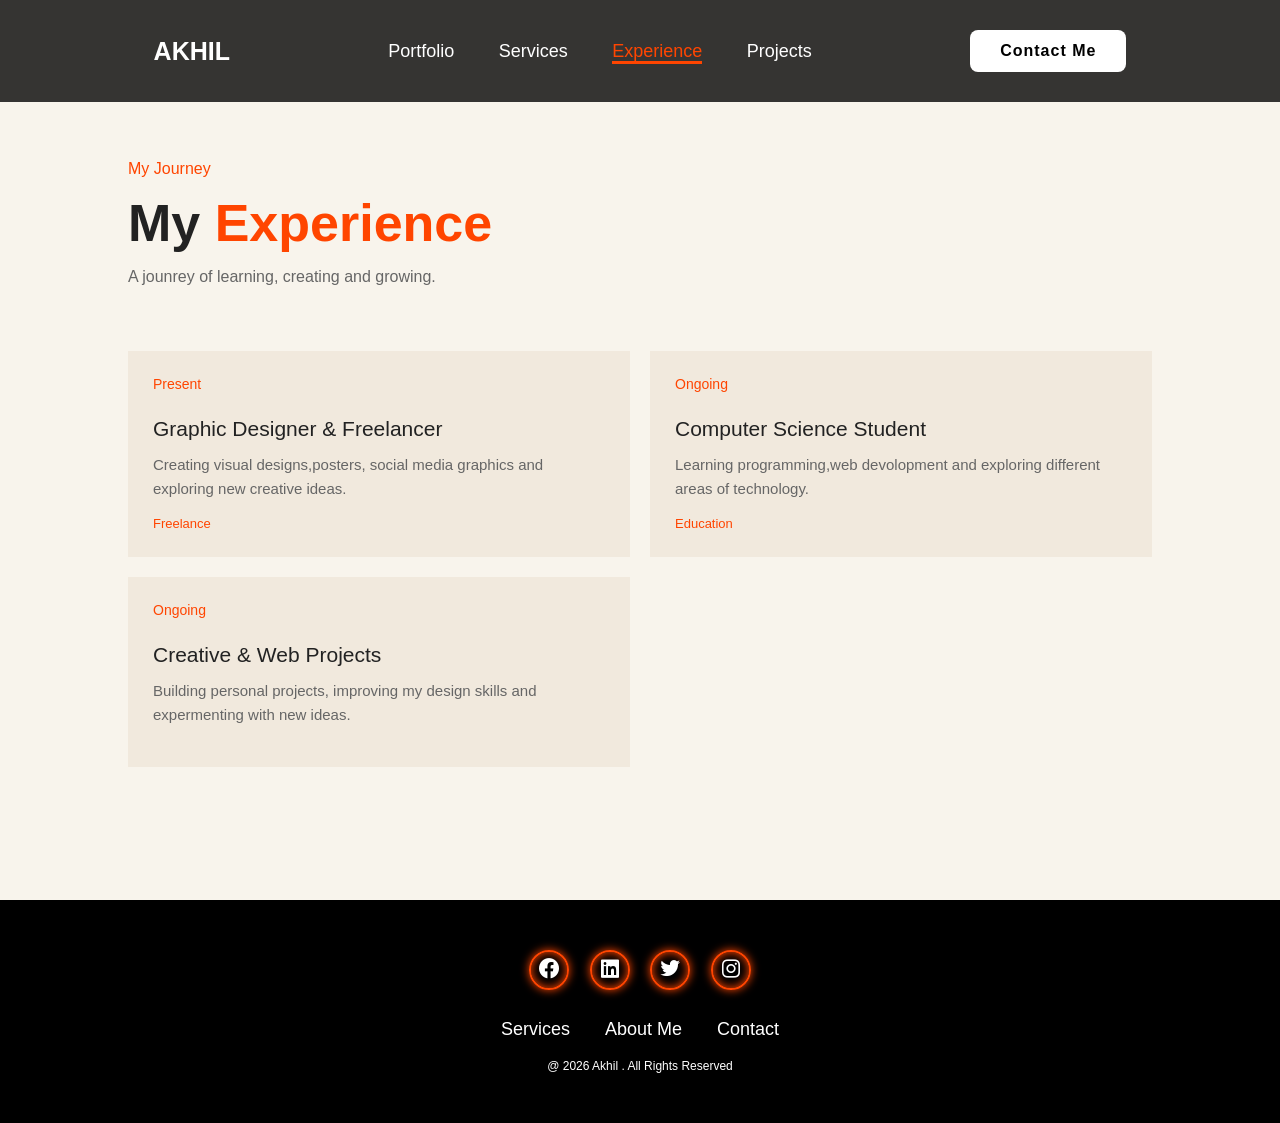
<file: experience.html>
<!DOCTYPE html>
<html lang="en">
    <head>
        <meta charset="UTF-8">
        <meta name="viewport"
        content="width=device-width, intial-scale=1.0">
        <title>Simple Portfolio 2.0</title>
        <link rel="stylesheet" href="style.css">
        <link href="https://unpkg.com/boxicons@2.1.4/css/boxicons.min.css" rel="stylesheet">
    </head>
    <body>
        <header class="header">
            <a href="index.html" class="logo">AKHIL</a>
            
            <nav class="navbar">
                <a href="index.html">Portfolio</a>
                <a href="services.html">Services</a>
                <a href="experience.html" class="active">Experience</a>
                <a href="projects.html">Projects</a>
                
            </nav>

            <a href="index.html#contact" class="contact">Contact Me</a>          
        </header>

        <div class="experience">

            <div class="exp-head">
                <h4>My Journey</h4>
                <h1>My <span>Experience</span></h1>
                <p>A jounrey of learning, creating and growing.</p>
            </div>

            <div class="exp-container">
                
                <div class="exp-item">
                    <div class="exp-date">Present</div>
                        <div class="exp-line">
                            <div class="exp-dot"></div>
                        </div>

                        <div class="exp-content">
                            <h3>Graphic Designer & Freelancer</h3>
                            <p>Creating visual designs,posters, social media graphics and exploring new creative ideas.</p>
                            <span>Freelance</span>
                        </div>
                
                </div>


                <div class="exp-item">
                    <div class="exp-date">Ongoing</div>
                    <div class="exp-line">
                        <div class="exp-dot"></div>
                    </div>

                    <div class="exp-content">
                        <h3>Computer Science Student</h3>
                        <p>Learning programming,web devolopment and exploring different areas of technology.</p>
                        <span>Education</span>
                    </div>
                </div>

                <div class="exp-item">
                    <div class="exp-date">Ongoing</div>
                    <div class="exp-line">
                        <div class="exp-dot"></div>
                    </div>

                    <div class="exp-content">
                        <h3>Creative & Web Projects</h3>
                        <p>Building personal projects, improving my design skills and expermenting with new ideas.</p>
                    </div>
                </div>
            
            </div>

        </div>


        <footer class="footer">

            <div class="social">
                <a href="https://www.facebook.com"><i class='bx bxl-facebook-circle'></i></a>
                <a href="https://in.linkedin.com"><i class='bx bxl-linkedin-square'></i></a>
                <a href="https://x.com/home?lang=en"><i class='bx bxl-twitter'></i></a>
                <a href="https://www.instagram.com"><i class="bx bxl-instagram"></i></a>
            </div>

            <ul class="list">
                <li>
                    <a href="services.html">Services</a>
                </li>
                <li>
                    <a href="index.html#about">About Me</a>
                </li>
                <li>
                    <a href="index.html#contact">Contact</a>
                </li>
        
            </ul>

            <p class="copyright">@ 2026 Akhil . All Rights Reserved</p>
        </footer>

    </body>
</html>
</file>
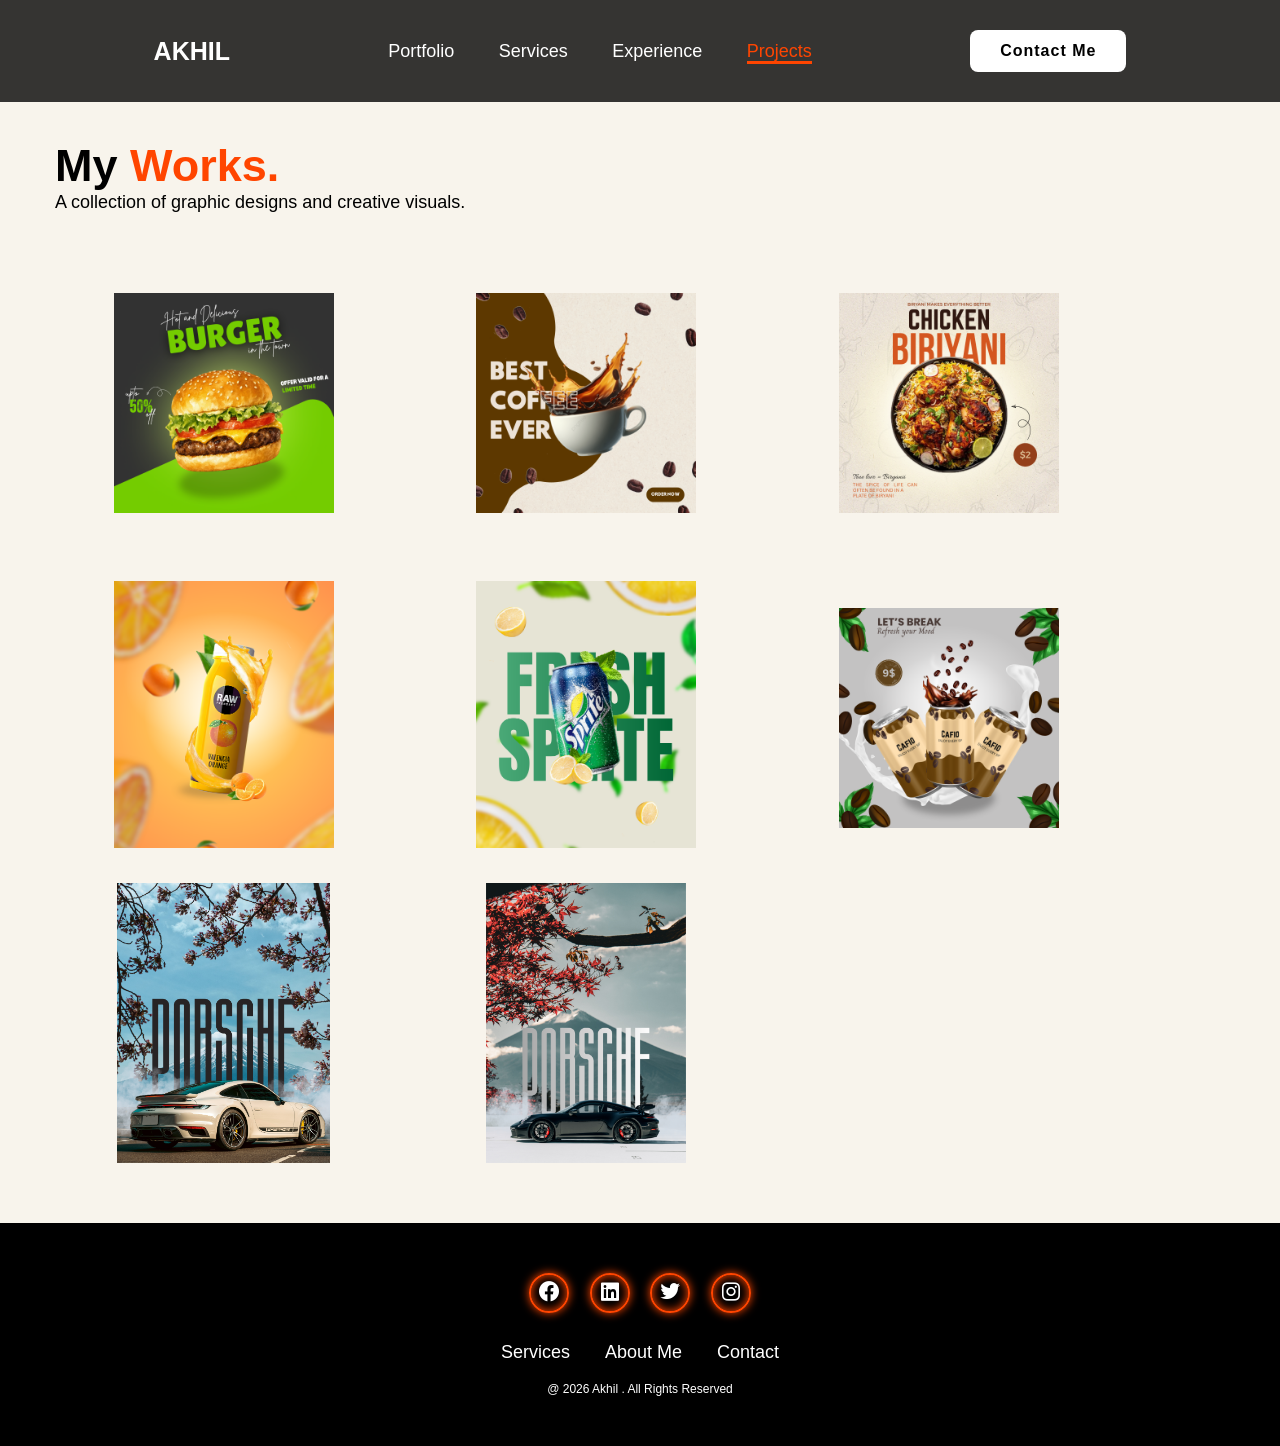
<file: projects.html>
<!DOCTYPE html>
<html lang="en">
    <head>
        <meta charset="UTF-8">
        <meta name="viewport"
        content="width=device-width, intial-scale=1.0">
        <title>Simple Portfolio 2.0</title>
        <link rel="stylesheet" href="style.css">
        <link href="https://unpkg.com/boxicons@2.1.4/css/boxicons.min.css" rel="stylesheet">
    </head>
    <body>
        <header class="header">
            <a href="index.html" class="logo">AKHIL</a>
            
            <nav class="navbar">
                <a href="index.html">Portfolio</a>
                <a href="services.html">Services</a>
                <a href="experience.html">Experience</a>
                <a href="projects.html" class="active">Projects</a>
            
            </nav>

            <a href="index.html#contact" class="contact">Contact Me</a>          
        </header>

        <section class="projects">

            <div class="project-heading">
                <h1>My <span>Works.</span></h1>
                <p>A collection of graphic designs and creative visuals.</p>
            </div>


            <div class="design-gallery">

                <div class="design">
                    <img src="images/work1.jpg" alt="Graphic Design 1">
                </div>

                <div class="design">
                    <img src="images/work2.jpg" alt="Graphic Design 2">
                </div>

                <div class="design">
                    <img src="images/work3.jpg" alt="Graphic Design 3">
                </div>

                <div class="design">
                    <img src="images/work4.jpg" alt="Graphic Design 4">
                </div>

                <div class="design">
                    <img src="images/work5.jpg" alt="Graphic Design 5">
                </div>

                <div class="design">
                    <img src="images/work6.jpg" alt="Graphic Design 6">
                </div>

                <div class="design">
                    <img src="images/work7.jpg" alt="Graphic Design 6">
                </div>

                <div class="design">
                    <img src="images/work8.jpg" alt="Graphic Design 6">
                </div>

            </div>

        </section>

        <footer class="footer">

            <div class="social">
                <a href="https://www.facebook.com"><i class='bx bxl-facebook-circle'></i></a>
                <a href="https://in.linkedin.com"><i class='bx bxl-linkedin-square'></i></a>
                <a href="https://x.com/home?lang=en"><i class='bx bxl-twitter'></i></a>
                <a href="https://www.instagram.com"><i class="bx bxl-instagram"></i></a>
            </div>

            <ul class="list">
                <li>
                    <a href="services.html">Services</a>
                </li>
                <li>
                    <a href="index.html#about">About Me</a>
                </li>
                <li>
                    <a href="index.html#contact">Contact</a>
                </li>
                
            </ul>

            <p class="copyright">@ 2026 Akhil . All Rights Reserved</p>
        </footer>

    </body>
</html>
</file>
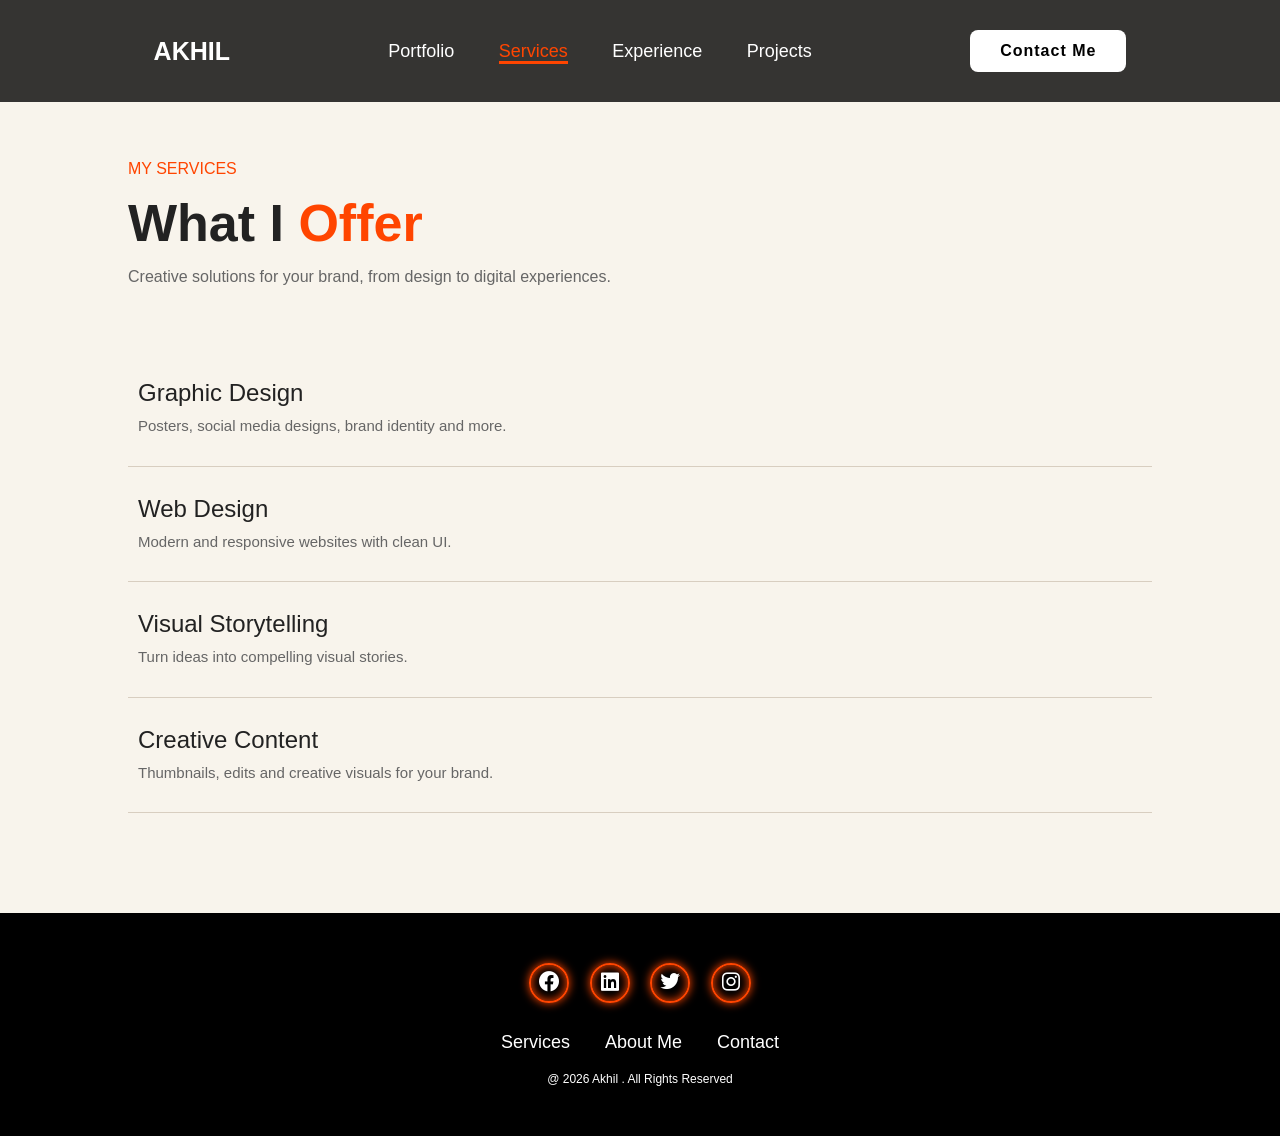
<file: services.html>
<!DOCTYPE html>
<html lang="en">
    <head>
        <meta charset="UTF-8">
        <meta name="viewport"
        content="width=device-width, intial-scale=1.0">
        <title>Simple Portfolio 2.0</title>
        <link rel="stylesheet" href="style.css">
        <link href="https://unpkg.com/boxicons@2.1.4/css/boxicons.min.css" rel="stylesheet">
    </head>
    <body>
         <header class="header">
            <a href="index.html" class="logo">AKHIL</a>
            
            <nav class="navbar">
                <a href="index.html">Portfolio</a>
                <a href="services.html" class="active">Services</a>
                <a href="experience.html">Experience</a>
                <a href="projects.html">Projects</a>
        
            </nav>

            <a href="index.html#contact" class="contact">Contact Me</a>          
        </header>

        
        <div class="services">

            <div class="services-head">
                <h4>MY SERVICES</h4>
                <h1>What I <span>Offer</span></h1>
                <p>Creative solutions for your brand, from design to digital experiences.</p>
            </div>

            <div class="service-list">

                <div class="service-container">
                    <div class="service-icon">✎</div>
                    <div class="service-info">
                        <h3>Graphic Design</h3>
                        <p>Posters, social media designs, brand identity and more.</p>
                    </div>
                    
                </div>

                <div class="service-container">
                    <div class="service-icon">&lt;/&gt;</div>
                    <div class="service-info">
                        <h3>Web Design</h3>
                        <p>Modern and responsive websites with clean UI.</p>
                    </div>
                    
                </div>

                <div class="service-container">
                    <div class="service-icon">▶</div>
                    <div class="service-info">
                        <h3>Visual Storytelling</h3>
                        <p>Turn ideas into compelling visual stories.</p>
                    </div>
                    
                </div>

                <div class="service-container">
                    <div class="service-icon">✧</div>
                    <div class="service-info">
                        <h3>Creative Content</h3>
                        <p>Thumbnails, edits and creative visuals for your brand.</p>
                    </div>
                    
                </div>

             </div>
        </div>

        <footer class="footer">

            <div class="social">
                <a href="https://www.facebook.com"><i class='bx bxl-facebook-circle'></i></a>
                <a href="https://in.linkedin.com"><i class='bx bxl-linkedin-square'></i></a>
                <a href="https://x.com/home?lang=en"><i class='bx bxl-twitter'></i></a>
                <a href="https://www.instagram.com"><i class="bx bxl-instagram"></i></a>
            </div>

            <ul class="list">
                
                <li>
                    <a href="services.html">Services</a>
                </li>
                <li>
                    <a href="index.html#about">About Me</a>
                </li>
                <li>
                    <a href="index.html#contact">Contact</a>
                </li>

            </ul>

            <p class="copyright">@ 2026 Akhil . All Rights Reserved</p>
        </footer>
    
    </body>
</html>
</file>
<file: style.css>
*{
    margin:0;
    padding:0;
    box-sizing: border-box;
    font-family: 'Poppins', sans-serif; 
    text-decoration: none;
    list-style: none;
}
.header{
    position: fixed;
    top: 0;
    left: 0;
    width: 100%;
    padding: 30px 12%;
    background:rgba(0, 0, 0, 0.789);
    backdrop-filter: blur(10px);
    display: flex;
    justify-content: space-between;
    align-items: center;
    z-index: 100;
}
.logo{
    font-size: 25px;
    color: white;
    font-weight: 600;
    transition: 0.3s ease;
}
.logo:hover{
    color: orangered;
    text-shadow: 0 0 25px orangered,
                 0 0 50px orangered;
    transform: scale(1.1);                
}
span{
    color: orangered;  
}
.navbar a{
    font-size: 18px;
    color: white;
    font-weight: 500;
    margin : 0 20px;
    border-radius: 3px solid transparent;
    transition: 0.3s ease;   
}
.navbar a:hover,
.navbar a.active{
    color: orangered;
    border-bottom: 3px solid orangered;
}
.contact{
    padding: 10px 28px;
    background-color: white;
    color: black;
    border: 2px solid transparent;
    border-radius: 8px;
    font-size: 16px;
    letter-spacing: 1px;
    font-weight: 600;
    transition: 0.3s ease;
}
.contact:hover{
    background-color: orangered;
    box-shadow: 0 0 25px orangered;
    color: white;
}
.home{
    width: 100%;
    min-height: 100vh;
    background:#F8F4EC;
    display: flex;
    align-items: center;
    gap: 7em;
    padding: 30px 12% 0;
}
.home-content{
    max-width: 800px;
}
.home-content h3{
    font-size: 42px;   
}
.home-content h1{
    font-size: 62px;
    line-height: 1.2;
}
.home-content p{
    font-size: 18px;
    margin: 25px 0 30px;    
}
.btn{
    width: 345px;
    display: flex;
    gap: 2em;
}
.btn-1{
    padding: 15px 28px;
    background-color: black;
    color: white;
    border: 2px solid transparent;
    border-radius: 8px;
    font-size: 18px;
    letter-spacing: 0.5px;
    font-weight: 600;
    transition: 0.3s ease;
    cursor: pointer;
}
.btn-1:hover{
    background-color: white;
    color: black;
    border: 2px solid black;
}
.btn-2{
    padding: 15px 28px;
    background-color: orangered;
    color: white;
    border: 2px solid black;
    border-radius: 8px;
    font-size: 18px;
    letter-spacing: 1px;
    font-weight: 600;
    transition: 0.3 ease;
    cursor: pointer;
}
.btn-2:hover{
    background-color: white;
    color: orangered;
}
.img-box img{
    border-radius:100%;
    width:400px;

}

::-webkit-scrollbar{
    width: 5px;
}
::-webkit-scrollbar-thumb{
    background-color: orangered;   
}
::-webkit-scrollbar-track{
    background-color:rgba(0, 0, 0, 0.6);
    width: 50px;
}

.about{
    display: flex;
    justify-content: center;
    align-items: center;
    padding: 12% 8%;
    gap: 10em;
    background: black;
}
.about-img img{
    position: relative;
    width:450px;
    box-shadow: 0 0 25px orangered,
                0 0 50px orangered;
    border-radius: 50%;

}
.about-content h2{
    text-align: left;
    color: white;
    font-size: 42px;   
}
.about-content h3{
    font-size: 62px;
    color: white;    
}
.about-content p{
    color: white;
    font-size: 20px;
    margin: 2em 0 3em;
}

.contact-form {
    display: flex;
    flex-direction: column;
    align-items: center;
    justify-content: center;
    width: 100%;
    background-color: #F8F4EC;
}

.form-together {
    display: flex;
    flex-direction: column;
    align-items: center;
    justify-content: center;
    width: 100%;
}


.contact-form h2{
    text-align: center;
    margin-top: 3em;
    margin-bottom: 1em;
    font-size: 36px;
}
.contact-form form{
    max-width: 50em;
    margin: 1rem auto;
    text-align: center;
    margin-bottom: 3em;
}
.contact-form form,
.input-box{
    display: flex;
    justify-content: center;
    flex-wrap: wrap;

}

.input-box{
    margin-bottom:10px;
}

.contact-form form,
.input-box input,
.contact-form form textarea{
    width: 600px;
    padding: 15px;
    font-size: 18px;
    color: black;
    background: #F8F4EC;
    border-radius: 30px;
    margin: 5px 0;
    resize: none;
    border-width:1px;
}
.footer{
    position: relative;
    bottom: 0;
    width: 100%;
    padding:50px 0;
    background-color: black;
}
.footer .social{
    text-align: center;
    padding-bottom: 25px;
    color: white;   
}
.footer .social a{
    font-size: 24px;
    color: white;
    border: 2px solid orangered;
    width: 40px;
    height: 40px;
    line-height: 38px;
    display: inline-block;
    text-align: center;
    border-radius: 50%;
    margin: 0 8px;
    box-shadow: inset 0 0 10px orangered, 0 0 10px orangered;
    transition: 0.3s ease;
}
.footer .social a:hover{
    transform: scale(1.2)translateY(-10px);
    color: orangered;
    border: 2px solid orangered;
}
.footer ul{
    margin-top: 0;
    padding: 0;
    font-size: 18px;
    line-height: 1.6;
    margin-bottom: 0;
    text-align: center;
}
.footer ul li a{
    color: white;
    border-bottom: 3px solid transparent;
    transition: 0.3s ease;
}
.footer ul li a:hover{
    border-bottom: 3px solid orangered;
}
.footer ul li{
    display: inline-block;
    padding: 0 15px;
}
.footer .copyright{
    margin-top: 15px;
    text-align: center;
    font-size: 12px;
    color: white;
}


/***********/

.home2{
    width: 100%;
    height: 500px;
    background:#F8F4EC;
    display: flex;
    align-items: center;
    gap: 7em;
    padding: 30px 12% 0;
}
.home-content2{
    max-width: 800px;
}
.home-content h3{
    font-size: 42px;   
}
.home-content h1{
    font-size: 62px;
    line-height: 1.2;
}
.home-content p{
    font-size: 18px;
    margin: 25px 0 30px;    
}


.head{
    padding-top:150px;
    padding-left: 50px;
    color: orangered;
    font-weight:normal;
    font-style:italic;
}

/**/

.services {
    background: #F8F4EC;
    min-height: 100vh;
    padding: 160px 10% 100px;
}

.services-head {
    margin-bottom: 65px;
}

.services-head h4,
.exp-head h4 {
    color: orangered;
    font-size: 16px;
    font-weight: normal;
    margin-bottom: 15px;
}

.services-head h1,
.exp-head h1 {
    font-size: 52px;
    color: #222;
    margin-bottom: 15px;
}

.services-head h1 span,
.exp-head h1 span {
    color: orangered;
}

.services-head p,
.exp-head p {
    color: #666;
    font-size: 16px;
}



.service-container {
    display: flex;
    align-items: center;
    gap: 35px;
    padding: 28px 10px;
    border-bottom: 1px solid #d8cec0;
    transition: 0.3s;
    
}

.service-container::before {
    
    color: orangered;
    font-size: 17px;
}

.service-container:hover {
   
    background: #f2eadf;
}

.service-icon {
    display: none;
}

.service-info h3 {
    color: #222;
    font-size: 24px;
    font-weight: normal;
    margin-bottom: 8px;
}

.service-info p {
    color: #666;
    font-size: 15px;
    line-height: 1.5;
}

.experience {
    background: #F8F4EC;
    min-height: 100vh;
    padding: 160px 10% 100px;
}

.exp-head {
    margin-bottom: 65px;
}

.exp-container {
    display: grid;
    grid-template-columns: 1fr 1fr;
    gap: 20px;
}

.exp-item {
    display: block;
    padding: 25px;
    background: #f1e9dd;
    min-height: 190px;
    animation: appear 0.7s ease both;
}

.exp-date {
    color: orangered;
    font-size: 14px;
    margin-bottom: 25px;
}

.exp-line {
    display: none;
}

.exp-dot {
    display: none;
}

.exp-content {
    background: none;
    padding: 0;
}

.exp-content h3 {
    color: #222;
    font-size: 21px;
    font-weight: normal;
    margin-bottom: 12px;
}

.exp-content p {
    color: #666;
    font-size: 15px;
    line-height: 1.6;
}

.exp-content span {
    display: inline-block;
    color: orangered;
    font-size: 13px;
    margin-top: 15px;
}

.exp-item:hover {
    background: #eadfd0;
    transition: 0.3s;
}


/******* Projects ******/


.projects {
    background-color: #F8F4EC;
    min-height: 100vh;
    padding: 60px 55px;
}

.project-heading {
    margin-bottom: 40px;
}

.project-heading h1{
    font-size: 45px;
    color: black;
    margin-top:80px;
}

.project-heading h1 span {
    color: orangered;
}

.project-heading p {
    font-size: 18px;
    color:black;
}

.design-gallery {
    display: grid;
    grid-template-columns: repeat(3, 1fr);
    gap: 35px;
    width: 90%;
    max-width: 1200px;
    margin: 0 auto;
}

.design {
    width: 220px;
    height: 280px;
    overflow: hidden;
    
}

.design img {
    width: 100%;
    height: 300px;
    object-fit: contain;
    display: block;
}
</file>
